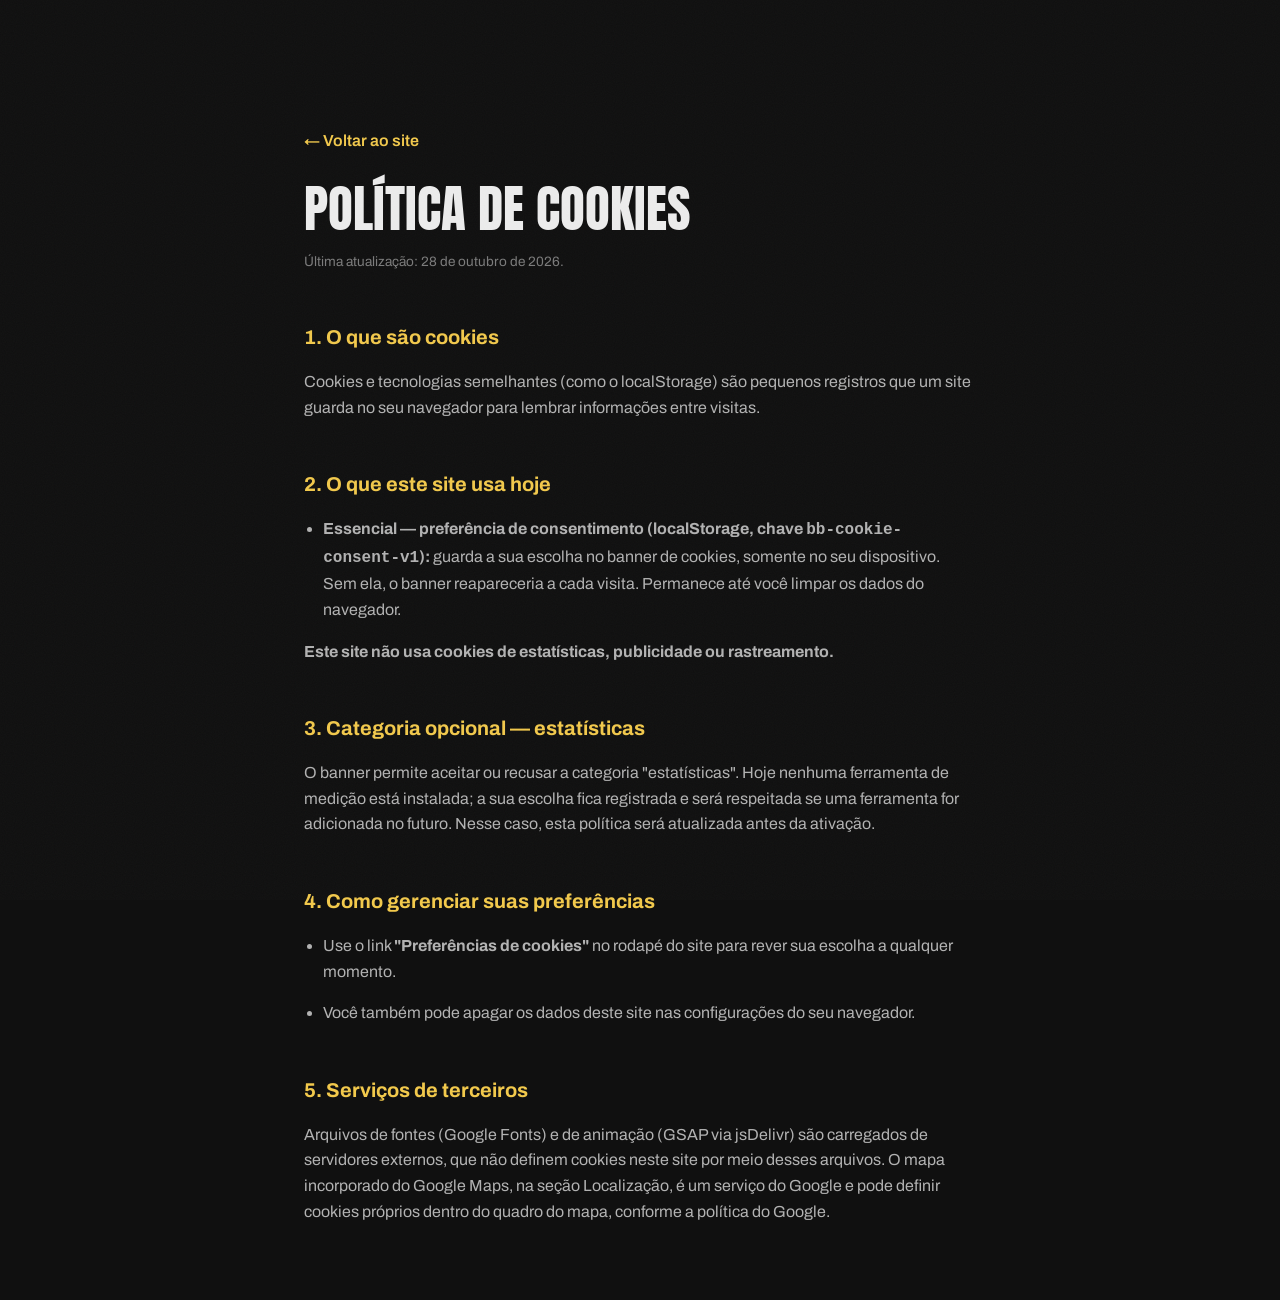
<file: pages/cookies.html>
<!DOCTYPE html>
<html lang="pt-BR">
<head>
  <meta charset="UTF-8">
  <meta name="viewport" content="width=device-width, initial-scale=1.0">
  <title>Política de Cookies — Brazilian Barbearia</title>
  <meta name="description" content="Política de Cookies do site da Brazilian Barbearia, Paulo Afonso — BA.">
  <meta name="robots" content="noindex, follow">
  <link rel="icon" type="image/svg+xml" href="../assets/icons/favicon.svg">
  <link rel="preconnect" href="https://fonts.googleapis.com">
  <link rel="preconnect" href="https://fonts.gstatic.com" crossorigin>
  <link href="https://fonts.googleapis.com/css2?family=Anton&family=Archivo:wght@400;600;700&display=swap" rel="stylesheet">
  <link rel="stylesheet" href="../css/styles.css">
</head>
<body class="legal-page">
  <main class="legal-main">
    <a class="legal-back" href="../index.html">← Voltar ao site</a>
    <h1>Política de Cookies</h1>
    <p class="legal-updated">Última atualização: 28 de outubro de 2026.</p>

    <h2>1. O que são cookies</h2>
    <p>Cookies e tecnologias semelhantes (como o localStorage) são pequenos registros que um site guarda no seu navegador para lembrar informações entre visitas.</p>

    <h2>2. O que este site usa hoje</h2>
    <ul>
      <li><strong>Essencial — preferência de consentimento (localStorage, chave <code>bb-cookie-consent-v1</code>):</strong> guarda a sua escolha no banner de cookies, somente no seu dispositivo. Sem ela, o banner reapareceria a cada visita. Permanece até você limpar os dados do navegador.</li>
    </ul>
    <p><strong>Este site não usa cookies de estatísticas, publicidade ou rastreamento.</strong></p>

    <h2>3. Categoria opcional — estatísticas</h2>
    <p>O banner permite aceitar ou recusar a categoria "estatísticas". Hoje nenhuma ferramenta de medição está instalada; a sua escolha fica registrada e será respeitada se uma ferramenta for adicionada no futuro. Nesse caso, esta política será atualizada antes da ativação.</p>

    <h2>4. Como gerenciar suas preferências</h2>
    <ul>
      <li>Use o link <strong>"Preferências de cookies"</strong> no rodapé do site para rever sua escolha a qualquer momento.</li>
      <li>Você também pode apagar os dados deste site nas configurações do seu navegador.</li>
    </ul>

    <h2>5. Serviços de terceiros</h2>
    <p>Arquivos de fontes (Google Fonts) e de animação (GSAP via jsDelivr) são carregados de servidores externos, que não definem cookies neste site por meio desses arquivos. O mapa incorporado do Google Maps, na seção Localização, é um serviço do Google e pode definir cookies próprios dentro do quadro do mapa, conforme a política do Google.</p>
  </main>
</body>
</html>
</file>
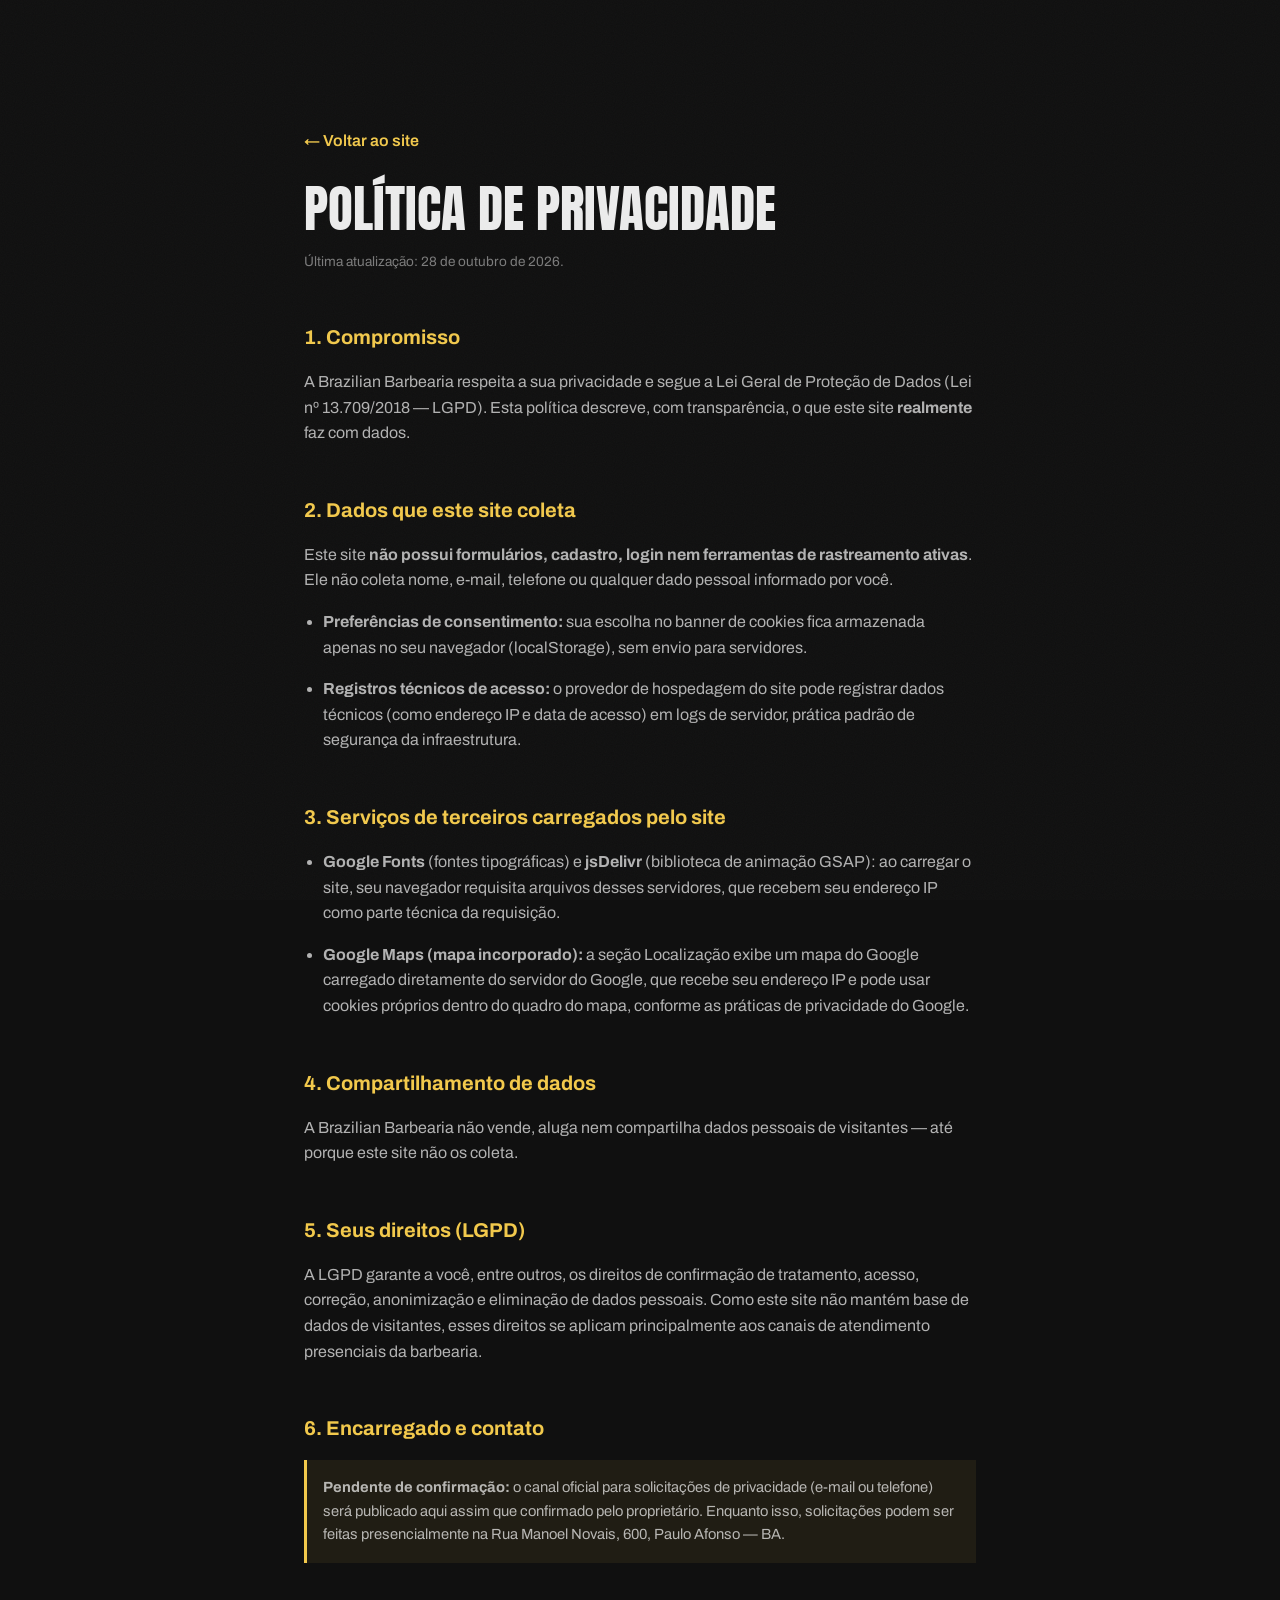
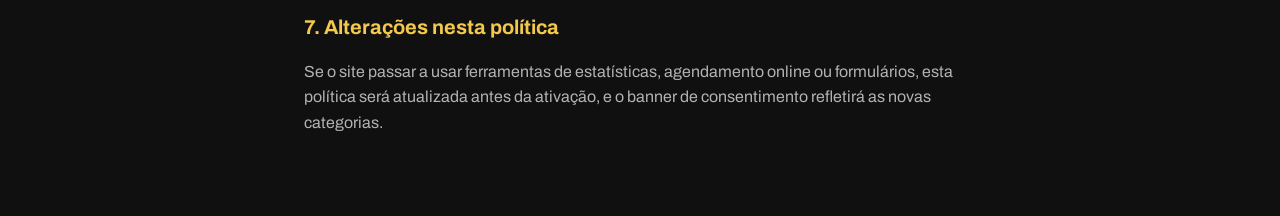
<file: pages/privacy.html>
<!DOCTYPE html>
<html lang="pt-BR">
<head>
  <meta charset="UTF-8">
  <meta name="viewport" content="width=device-width, initial-scale=1.0">
  <title>Política de Privacidade — Brazilian Barbearia</title>
  <meta name="description" content="Política de Privacidade do site da Brazilian Barbearia, Paulo Afonso — BA.">
  <meta name="robots" content="noindex, follow">
  <link rel="icon" type="image/svg+xml" href="../assets/icons/favicon.svg">
  <link rel="preconnect" href="https://fonts.googleapis.com">
  <link rel="preconnect" href="https://fonts.gstatic.com" crossorigin>
  <link href="https://fonts.googleapis.com/css2?family=Anton&family=Archivo:wght@400;600;700&display=swap" rel="stylesheet">
  <link rel="stylesheet" href="../css/styles.css">
</head>
<body class="legal-page">
  <main class="legal-main">
    <a class="legal-back" href="../index.html">← Voltar ao site</a>
    <h1>Política de Privacidade</h1>
    <p class="legal-updated">Última atualização: 28 de outubro de 2026.</p>

    <h2>1. Compromisso</h2>
    <p>A Brazilian Barbearia respeita a sua privacidade e segue a Lei Geral de Proteção de Dados (Lei nº 13.709/2018 — LGPD). Esta política descreve, com transparência, o que este site <strong>realmente</strong> faz com dados.</p>

    <h2>2. Dados que este site coleta</h2>
    <p>Este site <strong>não possui formulários, cadastro, login nem ferramentas de rastreamento ativas</strong>. Ele não coleta nome, e-mail, telefone ou qualquer dado pessoal informado por você.</p>
    <ul>
      <li><strong>Preferências de consentimento:</strong> sua escolha no banner de cookies fica armazenada apenas no seu navegador (localStorage), sem envio para servidores.</li>
      <li><strong>Registros técnicos de acesso:</strong> o provedor de hospedagem do site pode registrar dados técnicos (como endereço IP e data de acesso) em logs de servidor, prática padrão de segurança da infraestrutura.</li>
    </ul>

    <h2>3. Serviços de terceiros carregados pelo site</h2>
    <ul>
      <li><strong>Google Fonts</strong> (fontes tipográficas) e <strong>jsDelivr</strong> (biblioteca de animação GSAP): ao carregar o site, seu navegador requisita arquivos desses servidores, que recebem seu endereço IP como parte técnica da requisição.</li>
      <li><strong>Google Maps (mapa incorporado):</strong> a seção Localização exibe um mapa do Google carregado diretamente do servidor do Google, que recebe seu endereço IP e pode usar cookies próprios dentro do quadro do mapa, conforme as práticas de privacidade do Google.</li>
    </ul>

    <h2>4. Compartilhamento de dados</h2>
    <p>A Brazilian Barbearia não vende, aluga nem compartilha dados pessoais de visitantes — até porque este site não os coleta.</p>

    <h2>5. Seus direitos (LGPD)</h2>
    <p>A LGPD garante a você, entre outros, os direitos de confirmação de tratamento, acesso, correção, anonimização e eliminação de dados pessoais. Como este site não mantém base de dados de visitantes, esses direitos se aplicam principalmente aos canais de atendimento presenciais da barbearia.</p>

    <h2>6. Encarregado e contato</h2>
    <p class="legal-pending"><strong>Pendente de confirmação:</strong> o canal oficial para solicitações de privacidade (e-mail ou telefone) será publicado aqui assim que confirmado pelo proprietário. Enquanto isso, solicitações podem ser feitas presencialmente na Rua Manoel Novais, 600, Paulo Afonso — BA.</p>

    <h2>7. Alterações nesta política</h2>
    <p>Se o site passar a usar ferramentas de estatísticas, agendamento online ou formulários, esta política será atualizada antes da ativação, e o banner de consentimento refletirá as novas categorias.</p>
  </main>
</body>
</html>
</file>
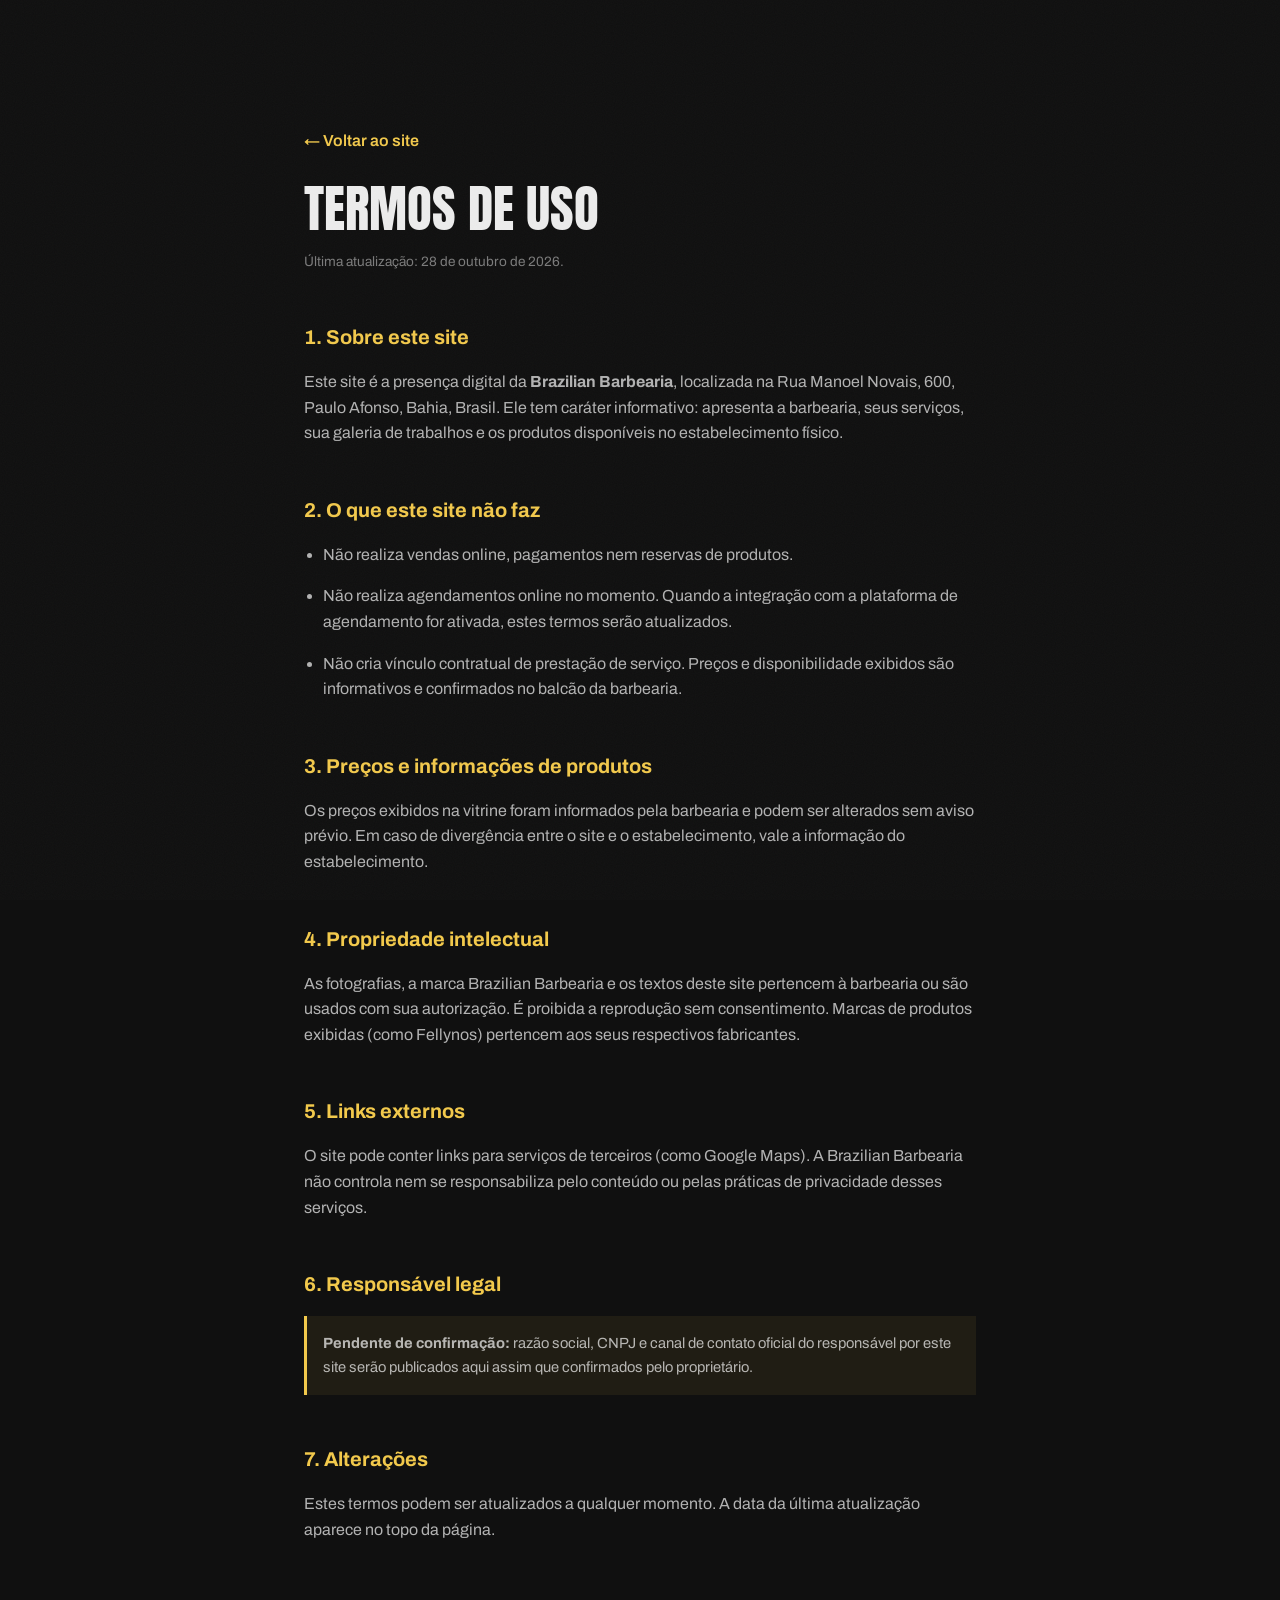
<file: pages/terms.html>
<!DOCTYPE html>
<html lang="pt-BR">
<head>
  <meta charset="UTF-8">
  <meta name="viewport" content="width=device-width, initial-scale=1.0">
  <title>Termos de Uso — Brazilian Barbearia</title>
  <meta name="description" content="Termos de Uso do site da Brazilian Barbearia, Paulo Afonso — BA.">
  <meta name="robots" content="noindex, follow">
  <link rel="icon" type="image/svg+xml" href="../assets/icons/favicon.svg">
  <link rel="preconnect" href="https://fonts.googleapis.com">
  <link rel="preconnect" href="https://fonts.gstatic.com" crossorigin>
  <link href="https://fonts.googleapis.com/css2?family=Anton&family=Archivo:wght@400;600;700&display=swap" rel="stylesheet">
  <link rel="stylesheet" href="../css/styles.css">
</head>
<body class="legal-page">
  <main class="legal-main">
    <a class="legal-back" href="../index.html">← Voltar ao site</a>
    <h1>Termos de Uso</h1>
    <p class="legal-updated">Última atualização: 28 de outubro de 2026.</p>

    <h2>1. Sobre este site</h2>
    <p>Este site é a presença digital da <strong>Brazilian Barbearia</strong>, localizada na Rua Manoel Novais, 600, Paulo Afonso, Bahia, Brasil. Ele tem caráter informativo: apresenta a barbearia, seus serviços, sua galeria de trabalhos e os produtos disponíveis no estabelecimento físico.</p>

    <h2>2. O que este site não faz</h2>
    <ul>
      <li>Não realiza vendas online, pagamentos nem reservas de produtos.</li>
      <li>Não realiza agendamentos online no momento. Quando a integração com a plataforma de agendamento for ativada, estes termos serão atualizados.</li>
      <li>Não cria vínculo contratual de prestação de serviço. Preços e disponibilidade exibidos são informativos e confirmados no balcão da barbearia.</li>
    </ul>

    <h2>3. Preços e informações de produtos</h2>
    <p>Os preços exibidos na vitrine foram informados pela barbearia e podem ser alterados sem aviso prévio. Em caso de divergência entre o site e o estabelecimento, vale a informação do estabelecimento.</p>

    <h2>4. Propriedade intelectual</h2>
    <p>As fotografias, a marca Brazilian Barbearia e os textos deste site pertencem à barbearia ou são usados com sua autorização. É proibida a reprodução sem consentimento. Marcas de produtos exibidas (como Fellynos) pertencem aos seus respectivos fabricantes.</p>

    <h2>5. Links externos</h2>
    <p>O site pode conter links para serviços de terceiros (como Google Maps). A Brazilian Barbearia não controla nem se responsabiliza pelo conteúdo ou pelas práticas de privacidade desses serviços.</p>

    <h2>6. Responsável legal</h2>
    <p class="legal-pending"><strong>Pendente de confirmação:</strong> razão social, CNPJ e canal de contato oficial do responsável por este site serão publicados aqui assim que confirmados pelo proprietário.</p>

    <h2>7. Alterações</h2>
    <p>Estes termos podem ser atualizados a qualquer momento. A data da última atualização aparece no topo da página.</p>
  </main>
</body>
</html>
</file>
<file: css/styles.css>
/* ==========================================================================
   BRAZILIAN BARBEARIA — folha de estilos principal
   Identidade: verde profundo + preto + branco, amarelo só em destaques.
   Tipografia: Anton (display) / Archivo (texto).
   ========================================================================== */

/* ---------- Design tokens ---------- */
:root {
  --green-deep: #123B2A;
  --green-dark: #0A2118;
  --black: #101010;
  --white: #FFFFFF;
  --yellow: #F2C94C;

  --ink: rgba(255, 255, 255, 0.92);
  --ink-soft: rgba(255, 255, 255, 0.68);
  --line: rgba(255, 255, 255, 0.14);

  --font-display: "Anton", "Arial Narrow", sans-serif;
  --font-body: "Archivo", "Segoe UI", sans-serif;

  --space-1: 0.5rem;
  --space-2: 1rem;
  --space-3: 1.75rem;
  --space-4: 3rem;
  --space-5: 5rem;

  --radius-panel: clamp(16px, 4vw, 40px);
  --radius-card: 14px;

  --container: 72rem;
}

/* ---------- Reset enxuto ---------- */
*, *::before, *::after { box-sizing: border-box; }

html {
  scroll-behavior: smooth;
  -webkit-text-size-adjust: 100%;
}

body {
  margin: 0;
  background: var(--black);
  color: var(--ink);
  font-family: var(--font-body);
  font-size: 1rem;
  line-height: 1.6;
  overflow-x: clip;
}

img, video { max-width: 100%; height: auto; display: block; }

h1, h2, h3, p, ul, figure { margin: 0; }

a { color: inherit; }

button { font: inherit; color: inherit; cursor: pointer; }

/* garante que [hidden] vença qualquer display definido por classe */
[hidden] { display: none !important; }

/* Grain sutil sobre todo o site — textura editorial, não decoração aleatória */
body::after {
  content: "";
  position: fixed;
  inset: 0;
  z-index: 60;
  pointer-events: none;
  opacity: 0.05;
  background-image: url("data:image/svg+xml,%3Csvg xmlns='http://www.w3.org/2000/svg' width='120' height='120'%3E%3Cfilter id='n'%3E%3CfeTurbulence type='fractalNoise' baseFrequency='0.9' numOctaves='2'/%3E%3C/filter%3E%3Crect width='120' height='120' filter='url(%23n)' opacity='0.6'/%3E%3C/svg%3E");
}

/* ---------- Acessibilidade ---------- */
.visually-hidden {
  position: absolute;
  width: 1px; height: 1px;
  margin: -1px; padding: 0;
  overflow: hidden;
  clip: rect(0 0 0 0);
  white-space: nowrap;
  border: 0;
}

.skip-link {
  position: fixed;
  top: -100%;
  left: 1rem;
  z-index: 100;
  padding: 0.75rem 1.25rem;
  background: var(--yellow);
  color: var(--black);
  font-weight: 700;
  text-decoration: none;
  border-radius: 0 0 8px 8px;
  transition: top 0.2s ease;
}
.skip-link:focus { top: 0; }

:focus-visible {
  outline: 3px solid var(--yellow);
  outline-offset: 3px;
  border-radius: 2px;
}

/* ---------- Botões ---------- */
.btn {
  display: inline-block;
  padding: 0.9rem 1.9rem;
  font-weight: 700;
  font-size: 0.95rem;
  letter-spacing: 0.04em;
  text-transform: uppercase;
  text-decoration: none;
  border-radius: 999px;
  border: 2px solid transparent;
  transition: transform 0.2s ease, background 0.2s ease, color 0.2s ease, border-color 0.2s ease;
}
.btn--solid {
  background: var(--yellow);
  color: var(--black);
}
.btn--solid:hover { transform: translateY(-2px); background: #ffd95e; }
.btn--ghost {
  background: transparent;
  color: var(--white);
  border-color: var(--line);
}
.btn--ghost:hover { border-color: var(--yellow); color: var(--yellow); }
.btn--sm { padding: 0.55rem 1.1rem; font-size: 0.8rem; }
.btn:active { transform: translateY(0); }

/* ---------- Cabeçalho ---------- */
.site-header {
  position: fixed;
  top: 0; left: 0; right: 0;
  z-index: 50;
  background: linear-gradient(rgba(16, 16, 16, 0.85), rgba(16, 16, 16, 0.55) 70%, transparent);
  backdrop-filter: blur(8px);
  -webkit-backdrop-filter: blur(8px);
}

.nav {
  max-width: var(--container);
  margin-inline: auto;
  padding: 0.9rem clamp(1rem, 4vw, 2rem);
  display: flex;
  align-items: center;
  justify-content: space-between;
  gap: var(--space-2);
}

.nav__brand {
  display: flex;
  flex-direction: column;
  line-height: 1;
  text-decoration: none;
}
.nav__brand-main {
  font-family: var(--font-display);
  font-size: 1.35rem;
  letter-spacing: 0.06em;
  text-transform: uppercase;
  color: var(--white);
}
.nav__brand-sub {
  font-size: 0.62rem;
  letter-spacing: 0.52em;
  text-transform: uppercase;
  color: var(--yellow);
  margin-top: 0.2rem;
}

.nav__menu {
  display: flex;
  align-items: center;
  gap: clamp(0.8rem, 2vw, 1.6rem);
  list-style: none;
  margin: 0;
  padding: 0;
}
.nav__menu a {
  text-decoration: none;
  font-size: 0.88rem;
  font-weight: 600;
  letter-spacing: 0.05em;
  text-transform: uppercase;
  color: var(--ink-soft);
  padding: 0.4rem 0.1rem;
  transition: color 0.2s ease;
}
.nav__menu a:hover { color: var(--yellow); }
.nav__menu .nav__cta {
  color: var(--black);
  background: var(--yellow);
  padding: 0.5rem 1.2rem;
  border-radius: 999px;
}
.nav__menu .nav__cta:hover { color: var(--black); background: #ffd95e; }

.nav__toggle {
  display: none;
  flex-direction: column;
  gap: 6px;
  background: none;
  border: 0;
  padding: 0.6rem;
}
.nav__toggle-bar {
  width: 26px; height: 2px;
  background: var(--white);
  transition: transform 0.25s ease, opacity 0.25s ease;
}

@media (max-width: 760px) {
  .nav__toggle { display: flex; }
  .nav__menu {
    position: absolute;
    top: 100%; left: 0; right: 0;
    flex-direction: column;
    align-items: stretch;
    gap: 0;
    background: var(--green-dark);
    border-top: 1px solid var(--line);
    padding: 0.5rem 0 1rem;
    transform: translateY(-8px);
    opacity: 0;
    visibility: hidden;
    transition: transform 0.25s ease, opacity 0.25s ease, visibility 0.25s;
  }
  .nav__menu a { display: block; padding: 0.9rem 1.5rem; }
  .nav__menu .nav__cta {
    margin: 0.6rem 1.5rem 0;
    text-align: center;
    width: fit-content; /* largura do texto, não a tela toda */
  }
  .nav--open .nav__menu {
    transform: translateY(0);
    opacity: 1;
    visibility: visible;
  }
  .nav--open .nav__toggle-bar:first-child { transform: translateY(4px) rotate(45deg); }
  .nav--open .nav__toggle-bar:last-child { transform: translateY(-4px) rotate(-45deg); }
}

/* ---------- Hero (fica fixo atrás dos painéis que sobem) ---------- */
.hero {
  position: sticky;
  top: 0;
  z-index: 0;
  min-height: 100svh;
  display: grid;
  align-content: end;
  padding: clamp(5rem, 12vh, 8rem) clamp(1.25rem, 5vw, 3rem) clamp(4rem, 10vh, 6rem);
  overflow: hidden;
}

.hero__media {
  position: absolute;
  inset: 0;
  z-index: -1;
}
.hero__media img {
  width: 100%; height: 100%;
  object-fit: cover;
  /* mantém a área do logotipo da arte visível em janelas intermediárias */
  object-position: 28% center;
}

/* No mobile servimos o recorte vertical (hero-mobile.jpg via <picture>),
   que já tem o letreiro centralizado na horizontal. Com object-position
   center, o cover corta as laterais igualmente e o logo fica centrado em
   QUALQUER largura de celular — sem precisar calibrar por aparelho. */
@media (max-width: 760px) {
  .hero__media img { object-position: center center; }
}
/* véu leve: só um vinhete sutil para o indicador de scroll — a arte fica nítida */
.hero__scrim {
  position: absolute;
  inset: 0;
  background: linear-gradient(to top, rgba(10, 20, 15, 0.45) 0%, transparent 28%);
}

.hero__inner {
  max-width: var(--container);
  width: 100%;
  margin-inline: auto;
}

.hero__eyebrow {
  display: flex;
  align-items: center;
  gap: 0.75rem;
  font-size: 0.8rem;
  font-weight: 600;
  letter-spacing: 0.35em;
  text-transform: uppercase;
  color: var(--yellow);
}
.hero__eyebrow .rule {
  width: 3rem; height: 1px;
  background: var(--yellow);
}

.hero__title {
  margin-top: var(--space-2);
  font-family: var(--font-display);
  font-weight: 400;
  font-size: clamp(3rem, 11vw, 7.5rem);
  line-height: 0.96;
  text-transform: uppercase;
  letter-spacing: 0.01em;
  color: var(--white);
}
.hero__line { display: block; }
.hero__line--accent { color: var(--yellow); }

.hero__sub {
  margin-top: var(--space-3);
  max-width: 34rem;
  font-size: clamp(1rem, 2.4vw, 1.2rem);
  color: var(--ink-soft);
}

.hero__actions {
  margin-top: var(--space-3);
  display: flex;
  flex-wrap: wrap;
  gap: var(--space-2);
}

.hero__address {
  margin-top: var(--space-3);
  font-size: 0.82rem;
  letter-spacing: 0.08em;
  text-transform: uppercase;
  color: rgba(255, 255, 255, 0.45);
}

.hero__scroll {
  position: absolute;
  left: 50%;
  transform: translateX(-50%);
  bottom: 2.2rem;
  display: flex;
  flex-direction: column;
  align-items: center;
  gap: 0.5rem;
  color: rgba(255, 255, 255, 0.75);
}
.hero__scroll-label {
  font-size: 0.65rem;
  letter-spacing: 0.4em;
  text-transform: uppercase;
  writing-mode: vertical-rl;
}
.hero__scroll-line {
  width: 1px; height: 56px;
  background: linear-gradient(var(--yellow), transparent);
  animation: scrollPulse 2s ease-in-out infinite;
  transform-origin: top;
}
@keyframes scrollPulse {
  0%   { transform: scaleY(0); opacity: 0; }
  40%  { transform: scaleY(1); opacity: 1; }
  100% { transform: scaleY(1); opacity: 0; }
}

/* ---------- Painéis empilhados: cada seção fixa e a próxima sobe por cima ----------
   A classe .panel--stack é aplicada por js/main.js (sem JS a página flui normal).
   Seções mais altas que a tela recebem top negativo via JS, para que todo o
   conteúdo role antes de a seção fixar. */
.panel {
  position: relative;
  z-index: 1;
  border-radius: var(--radius-panel) var(--radius-panel) 0 0;
  box-shadow: 0 -30px 60px rgba(0, 0, 0, 0.55);
  margin-top: calc(-1 * var(--radius-panel));
}
.panel--stack {
  position: sticky;
  top: 0;
  min-height: 100svh;
  display: flex;
  flex-direction: column;
  justify-content: center;
}
.panel--stack .section__inner { width: 100%; }
.panel--green { background: linear-gradient(170deg, var(--green-deep), var(--green-dark) 70%); }
.panel--black { background: linear-gradient(180deg, #161616, var(--black) 40%); }

.section {
  padding: clamp(4rem, 10vw, 7.5rem) clamp(1.25rem, 5vw, 3rem);
}

.section__inner {
  max-width: var(--container);
  margin-inline: auto;
}
.section__inner--narrow { max-width: 46rem; text-align: center; }
.section__inner--narrow .section__eyebrow { justify-content: center; }

.section__inner--split {
  display: grid;
  gap: clamp(2rem, 6vw, 5rem);
  align-items: center;
}
@media (min-width: 900px) {
  .section__inner--split { grid-template-columns: 1.1fr 0.9fr; }
  /* zigue-zague: em seções "right" o texto vai para a coluna da direita */
  .section--right .section__inner--split { grid-template-columns: 0.9fr 1.1fr; }
  .section--right .section__inner--split .section__copy { order: 2; }
}

.section__eyebrow {
  display: flex;
  align-items: baseline;
  gap: 0.9rem;
  font-size: 0.78rem;
  font-weight: 600;
  letter-spacing: 0.35em;
  text-transform: uppercase;
  color: var(--yellow);
}
.section__num {
  font-family: var(--font-display);
  font-size: 2.6rem;
  line-height: 1;
  color: transparent;
  -webkit-text-stroke: 1px rgba(242, 201, 76, 0.5);
}

.section__title {
  margin-top: var(--space-2);
  font-family: var(--font-display);
  font-weight: 400;
  font-size: clamp(2.1rem, 6vw, 4rem);
  line-height: 1.02;
  text-transform: uppercase;
  color: var(--white);
}
.section__title em {
  font-style: normal;
  color: var(--yellow);
}

.section__text {
  margin-top: var(--space-3);
  max-width: 38rem;
  color: var(--ink-soft);
  font-size: 1.05rem;
}

/* alternância: seções com texto alinhado à direita */
.section--right .section__eyebrow { justify-content: flex-end; }
.section--right .section__title,
.section--right .section__text,
.section--right .location,
.section--right .location__extra,
.section--right .products__note { text-align: right; }
.section--right .section__text { margin-left: auto; }

.section__figure img {
  border-radius: var(--radius-card);
  box-shadow: 0 24px 50px rgba(0, 0, 0, 0.45);
}
.section__figure figcaption {
  margin-top: 0.8rem;
  font-size: 0.82rem;
  color: rgba(255, 255, 255, 0.45);
}

/* variação quadrada e menor */
.section__figure--square {
  max-width: min(400px, 100%);
  margin-inline: auto;
}
.section__figure--square img {
  aspect-ratio: 1 / 1;
  object-fit: cover;
}

/* mapa incorporado na Localização */
.section__map iframe {
  display: block;
  width: 100%;
  aspect-ratio: 4 / 3;
  height: auto;
  border: 1px solid var(--line);
  border-radius: var(--radius-card);
  box-shadow: 0 24px 50px rgba(0, 0, 0, 0.45);
  filter: saturate(0.9) contrast(1.02);
}

/* ---------- Sobre ---------- */
/* Retrato do Carlos: menor, em arco (cantos superiores a 50%) */
.about-figure {
  position: relative;
  max-width: min(360px, 85%);
  margin-inline: auto;
}
/* caixinha do retrato: arco com fundo escuro e padrão de ferramentas
   (tesouras e máquinas em traço dourado sutil, SVG embutido) */
.about-figure__frame {
  position: relative;
  aspect-ratio: 3 / 4;
  border-radius: 50% 50% var(--radius-card) var(--radius-card);
  overflow: hidden;
  background:
    url("data:image/svg+xml,%3Csvg xmlns='http://www.w3.org/2000/svg' width='140' height='140' viewBox='0 0 140 140'%3E%3Cg fill='none' stroke='%23f2c94c' stroke-opacity='.13' stroke-width='2' stroke-linecap='round'%3E%3Ccircle cx='28' cy='34' r='7'/%3E%3Ccircle cx='28' cy='58' r='7'/%3E%3Cpath d='M34 39l38 26M34 53l38-26'/%3E%3Crect x='88' y='78' width='26' height='40' rx='7'/%3E%3Cpath d='M88 90h26M93 78v-7M100 78v-9M107 78v-7'/%3E%3C/g%3E%3C/svg%3E") center / 130px auto,
    linear-gradient(180deg, rgba(16, 16, 16, 0.2), rgba(16, 16, 16, 0.58));
  box-shadow: 0 24px 50px rgba(0, 0, 0, 0.45);
}
.about-figure__frame img {
  width: 100%;
  height: 100%;
  object-fit: cover;
  /* o enquadramento agora é da caixinha */
  border-radius: 0;
  box-shadow: none;
}
/* sombra suave na base: esconde o corte reto do PNG recortado */
.about-figure__frame::after {
  content: "";
  position: absolute;
  inset: auto 0 0 0;
  height: 30%;
  background: linear-gradient(to top, rgba(10, 16, 13, 0.92), rgba(10, 16, 13, 0.4) 50%, transparent);
  pointer-events: none;
}
.about-figure figcaption { text-align: center; }

.about-marks {
  margin-top: var(--space-3);
  padding: 0;
  list-style: none;
  display: grid;
  gap: 0.7rem;
}
.about-marks li {
  display: flex;
  align-items: center;
  gap: 0.8rem;
  font-weight: 600;
}
.about-marks li::before {
  content: "";
  width: 1.4rem; height: 1px;
  background: var(--yellow);
  flex: none;
}

/* ---------- Serviços: cardápio de preços ---------- */
/* arte da tabela: ocupa a mesma caixa do cardápio antigo (42rem centralizado) */
.menu-art {
  display: block;
  margin: var(--space-4) auto 0;
  width: 100%;
  max-width: 42rem;
  height: auto;
  border-radius: var(--radius-card);
  outline: 1px solid rgba(242, 201, 76, 0.18);
  outline-offset: 6px;
}

/* ---------- Galeria: carrossel de antes/depois (fotos redondas) ---------- */
.carousel {
  margin-top: var(--space-4);
  display: flex;
  align-items: center;
  gap: var(--space-2);
}

.carousel__track {
  flex: 1;
  display: flex;
  gap: clamp(1rem, 3vw, 2rem);
  margin: 0;
  padding: 0.5rem 0.25rem;
  list-style: none;
  overflow-x: auto;
  scroll-snap-type: x mandatory;
  scroll-behavior: smooth;
  /* arraste livre com o dedo, sem barra de rolagem visível */
  scrollbar-width: none;
  /* disfarce do corte: as fotos somem num fade nas laterais */
  -webkit-mask-image: linear-gradient(to right, transparent 0, #000 2.5rem, #000 calc(100% - 2.5rem), transparent 100%);
  mask-image: linear-gradient(to right, transparent 0, #000 2.5rem, #000 calc(100% - 2.5rem), transparent 100%);
}
.carousel__track::-webkit-scrollbar { display: none; }

.carousel__item {
  flex: none;
  width: clamp(170px, 24vw, 230px);
  scroll-snap-align: center;
}

.carousel__btn {
  flex: none;
  width: 2.8rem;
  height: 2.8rem;
  display: grid;
  place-items: center;
  font-size: 1.6rem;
  line-height: 1;
  color: var(--yellow);
  background: rgba(255, 255, 255, 0.05);
  border: 1px solid var(--line);
  border-radius: 50%;
  transition: border-color 0.2s ease, background 0.2s ease;
}
.carousel__btn:hover { border-color: var(--yellow); background: rgba(242, 201, 76, 0.12); }
@media (max-width: 560px) {
  .carousel__btn { display: none; } /* no toque, o arraste do carrossel basta */
}

.gallery__item { position: relative; }

.gallery__zoom {
  position: relative;
  display: block;
  width: 100%;
  padding: 0;
  border: 0;
  background: none;
  border-radius: var(--radius-card);
  overflow: hidden;
}
.gallery__zoom img {
  width: 100%;
  aspect-ratio: 4 / 5;
  object-fit: cover;
  transition: transform 0.5s ease;
}
.gallery__zoom:hover img { transform: scale(1.04); }

/* fotos redondas do carrossel */
.gallery__zoom--round,
.gallery__zoom--round img {
  border-radius: 50%;
}
.gallery__zoom--round img { aspect-ratio: 1 / 1; }
.gallery__zoom--round .gallery__tag {
  top: auto;
  bottom: 0.4rem;
  left: 50%;
  transform: translateX(-50%);
}

/* imagens e vídeos quadrados, menores */
.gallery-squares {
  margin-top: var(--space-4);
  display: flex;
  flex-wrap: wrap;
  gap: var(--space-3);
  justify-content: center;
}
.gallery-squares .gallery__item {
  width: min(320px, 100%);
}
.gallery__zoom--square img,
.gallery__item--video video {
  aspect-ratio: 1 / 1;
  object-fit: cover;
  border-radius: var(--radius-card);
}

.gallery__tag {
  position: absolute;
  top: 0.9rem; left: 0.9rem;
  padding: 0.3rem 0.85rem;
  font-size: 0.72rem;
  font-weight: 700;
  letter-spacing: 0.18em;
  text-transform: uppercase;
  background: rgba(16, 16, 16, 0.8);
  color: var(--white);
  border-radius: 999px;
}
.gallery__tag--accent { background: var(--yellow); color: var(--black); }

.gallery__item--video video {
  width: 100%;
  background: var(--black);
}
.gallery__item--video figcaption,
.gallery__item figcaption {
  margin-top: 0.6rem;
  font-size: 0.82rem;
  color: rgba(255, 255, 255, 0.45);
}

/* ---------- Lightbox ---------- */
.lightbox {
  border: 0;
  padding: 0;
  background: transparent;
  max-width: min(92vw, 60rem);
  /* svh = altura realmente visível no iOS (com a barra do Safari aberta);
     com vh o dialog ficava maior que a tela e o botão Fechar era cortado */
  max-height: 92vh;
  max-height: 88svh;
}
.lightbox::backdrop { background: rgba(10, 20, 15, 0.92); }
.lightbox img {
  max-width: 100%;
  max-height: 82vh;
  max-height: 76svh;
  width: auto;
  margin-inline: auto;
  border-radius: var(--radius-card);
}
.lightbox__close {
  display: block;
  margin: 0 0 0.8rem auto;
  padding: 0.5rem 1.1rem;
  background: var(--yellow);
  color: var(--black);
  font-weight: 700;
  border: 0;
  border-radius: 999px;
}

/* ---------- Produtos: caixinhas quadradas, 3 em cima e 2 embaixo ---------- */
.products {
  margin-top: var(--space-4);
  display: flex;
  flex-wrap: wrap;
  justify-content: center;
  gap: var(--space-2);
  /* largura limitada a ~3 cards: a 4ª caixa quebra de linha → 3 + 2 */
  max-width: 44rem;
  margin-inline: auto;
}

/* estilo marketplace: a caixinha envolve só a imagem; nome e preço ficam fora */
.product-card {
  width: clamp(140px, 26vw, 200px);
  display: flex;
  flex-direction: column;
}

.product-card__media {
  aspect-ratio: 1 / 1;
  overflow: hidden;
  border: 1px solid var(--line);
  border-radius: var(--radius-card);
  background: linear-gradient(180deg, rgba(18, 59, 42, 0.35), rgba(16, 16, 16, 0.6));
  transition: transform 0.3s ease, border-color 0.3s ease, box-shadow 0.3s ease;
}
.product-card:hover .product-card__media {
  transform: translateY(-6px);
  border-color: rgba(242, 201, 76, 0.55);
  box-shadow: 0 18px 40px rgba(0, 0, 0, 0.5);
}
.product-card__media img {
  width: 100%; height: 100%;
  object-fit: cover;
  transition: transform 0.5s ease;
}
.product-card:hover .product-card__media img { transform: scale(1.05); }

.product-card__body {
  padding: 0.6rem 0.15rem 0;
  display: flex;
  flex-direction: column;
  gap: 0.25rem;
}
.product-card__name {
  font-size: 0.8rem;
  font-weight: 600;
  line-height: 1.35;
  color: var(--ink-soft);
}
.product-card__desc { display: none; } /* compacto: só nome e preço */
.product-card__prices {
  display: flex;
  flex-wrap: wrap;
  align-items: baseline;
  gap: 0.2rem 0.9rem;
}
.product-card__price {
  display: flex;
  flex-direction: row;
  align-items: baseline;
  gap: 0.3rem;
  line-height: 1.2;
}
.product-card__price-label {
  font-size: 0.78rem;
  font-weight: 700;
  color: var(--white);
}
.product-card__price-value {
  font-weight: 700;
  font-size: 1rem;
  color: var(--yellow);
}

.products__note {
  margin-top: var(--space-3);
  font-size: 0.85rem;
  color: rgba(255, 255, 255, 0.5);
}

/* ---------- Diferenciais: carrossel contínuo de quadradinhos ---------- */
.marquee {
  margin-top: var(--space-4);
  overflow: hidden;
  display: flex;
}
/* Diferenciais: o título fica rente ao topo do painel (padding menor que o
   das demais seções); o carrossel centraliza no espaço restante — assim há
   respiro claro entre o título e os cards */
#diferenciais.panel--stack {
  justify-content: flex-start;
  padding-top: clamp(2rem, 5vh, 3.25rem);
}
#diferenciais.panel--stack .marquee { margin-block: auto; }

.marquee__group {
  flex: none;
  display: flex;
  gap: 1rem;
  padding: 0 0.5rem 0 0.5rem;
  margin: 0;
  list-style: none;
  min-width: max-content;
}

/* animação ligada por js/main.js após duplicar o grupo (loop perfeito) */
.marquee--on .marquee__group {
  animation: marqueeScroll 28s linear infinite;
}
.marquee--on:hover .marquee__group { animation-play-state: paused; }

@keyframes marqueeScroll {
  to { transform: translateX(calc(-100% - 0rem)); }
}

.feature {
  width: clamp(170px, 22vw, 210px);
  /* altura acompanha o conteúdo — sem vazio em cima/embaixo */
  flex: none;
  padding: 1.1rem 1.4rem;
  display: flex;
  flex-direction: column;
  justify-content: center;
  align-items: center;
  text-align: center;
  border: 1px solid var(--line);
  /* formato folha: só o canto superior direito e o inferior esquerdo curvos */
  border-radius: 0 40% 0 40%;
  background: rgba(255, 255, 255, 0.03);
  transition: border-color 0.25s ease;
  overflow: hidden;
}
.feature:hover { border-color: rgba(242, 201, 76, 0.5); }
.feature__num {
  font-family: var(--font-display);
  font-size: 1.5rem;
  color: transparent;
  -webkit-text-stroke: 1px var(--yellow);
}
/* ícones SVG no lugar de caracteres (✂ etc. não renderizam no iOS com
   text-stroke); o traço herda o dourado via currentColor */
.feature__icon {
  width: 1.9rem;
  height: 1.9rem;
  flex: none;
  color: var(--yellow);
}
.feature h3 {
  margin-top: 0.6rem;
  font-size: 0.88rem;
  font-weight: 700;
  text-transform: uppercase;
  letter-spacing: 0.04em;
}
.feature p { margin-top: 0.35rem; color: var(--ink-soft); font-size: 0.78rem; line-height: 1.45; }

@media (prefers-reduced-motion: reduce) {
  .marquee--on .marquee__group { animation: none; }
  .marquee { overflow-x: auto; } /* ainda dá para ver todos os cards rolando manualmente */
}

/* ---------- Localização ---------- */
.location { font-style: normal; margin-top: var(--space-3); }
.location__street {
  font-family: var(--font-display);
  font-size: clamp(1.4rem, 3vw, 2rem);
  text-transform: uppercase;
}
.location__city { color: var(--ink-soft); margin-top: 0.3rem; margin-bottom: var(--space-3); }
.location__extra { margin-top: var(--space-3); color: var(--ink-soft); }
.location__extra h3 {
  font-size: 0.8rem;
  letter-spacing: 0.2em;
  text-transform: uppercase;
  color: var(--yellow);
  margin-bottom: 0.4rem;
}

/* ---------- Rodapé (painel final: sobe por cima da Localização) ---------- */
.footer {
  position: relative;
  z-index: 2;
  background: linear-gradient(170deg, var(--green-deep), var(--green-dark) 70%);
  border-top: 1px solid rgba(242, 201, 76, 0.25);
  border-radius: var(--radius-panel) var(--radius-panel) 0 0;
  box-shadow: 0 -30px 60px rgba(0, 0, 0, 0.55);
  margin-top: calc(-1 * var(--radius-panel));
  padding: var(--space-5) clamp(1.25rem, 5vw, 3rem) var(--space-3);
}

.footer__inner {
  max-width: var(--container);
  margin-inline: auto;
  display: grid;
  gap: var(--space-4);
  grid-template-columns: 1fr;
}
@media (min-width: 760px) {
  .footer__inner { grid-template-columns: 2fr 1fr 1fr; }
}

/* logotipo no rodapé: blend "screen" apaga o fundo escuro do JPEG,
   deixando a marca nítida sobre o verde do rodapé */
.footer__logo-img {
  width: 120px;
  aspect-ratio: 1 / 1;
  object-fit: cover;
  border-radius: 50%;
  border: 1px solid rgba(242, 201, 76, 0.4);
  mix-blend-mode: screen;
  filter: contrast(1.06) saturate(1.05);
}

.footer__address {
  font-style: normal;
  margin-top: var(--space-2);
  color: var(--ink-soft);
  font-size: 0.95rem;
}

.footer__social {
  margin: var(--space-3) 0 0;
  padding: 0;
  list-style: none;
  display: flex;
  gap: var(--space-2);
}
.footer__social a { display: block; }
.footer__social img {
  width: 44px;
  height: 44px;
  display: block;
  transition: transform 0.2s ease;
}
.footer__social a:hover img { transform: translateY(-3px) scale(1.08); }

.footer__heading {
  font-size: 0.78rem;
  font-weight: 700;
  letter-spacing: 0.3em;
  text-transform: uppercase;
  color: var(--yellow);
  margin: 0 0 var(--space-2);
}
.footer__nav ul {
  margin: 0; padding: 0;
  list-style: none;
  display: grid;
  gap: 0.55rem;
}
.footer__nav a {
  text-decoration: none;
  color: var(--ink-soft);
  font-size: 0.95rem;
}
.footer__nav a:hover { color: var(--white); }

.footer__cookies-btn {
  background: none;
  border: 0;
  padding: 0;
  color: var(--ink-soft);
  font-size: 0.95rem;
  text-align: left;
}
.footer__cookies-btn:hover { color: var(--white); text-decoration: underline; }

.footer__copy {
  max-width: var(--container);
  margin: var(--space-4) auto 0;
  padding-top: var(--space-3);
  border-top: 1px solid var(--line);
  font-size: 0.82rem;
  color: rgba(255, 255, 255, 0.72);
  display: flex;
  flex-wrap: wrap;
  justify-content: space-between;
  gap: 0.5rem 1.5rem;
}
.footer__dev a {
  color: var(--yellow);
  font-weight: 600;
  text-decoration: none;
}
.footer__dev a:hover { text-decoration: underline; }

@media (max-width: 760px) {
  .footer__copy {
    justify-content: center;
    text-align: center;
  }
  .footer__dev { width: 100%; text-align: center; }
}

/* ---------- Banner de cookies ---------- */
/* O banner fica sempre renderizado, mas fora da tela: exibir via
   transform/opacity (e não display/hidden) evita layout shift (CLS). */
.cookie-banner {
  position: fixed;
  z-index: 70;
  left: 50%;
  bottom: 1rem;
  transform: translate(-50%, calc(100% + 2rem));
  opacity: 0;
  visibility: hidden;
  transition: transform 0.4s ease, opacity 0.4s ease, visibility 0.4s;
  width: min(94vw, 38rem);
  padding: var(--space-3);
  background: #15281f;
  border: 1px solid rgba(242, 201, 76, 0.35);
  border-radius: var(--radius-card);
  box-shadow: 0 20px 50px rgba(0, 0, 0, 0.6);
}
.cookie-banner--visible {
  transform: translate(-50%, 0);
  opacity: 1;
  visibility: visible;
}
.cookie-banner__text { font-size: 0.92rem; color: var(--ink-soft); }
.cookie-banner__text a { color: var(--yellow); }
.cookie-banner__actions {
  margin-top: var(--space-2);
  display: flex;
  flex-wrap: wrap;
  gap: 0.6rem;
}
.cookie-prefs {
  margin-top: var(--space-2);
  padding-top: var(--space-2);
  border-top: 1px solid var(--line);
  display: grid;
  gap: 0.8rem;
}
.cookie-prefs__row {
  display: flex;
  gap: 0.7rem;
  align-items: flex-start;
  font-size: 0.88rem;
  color: var(--ink-soft);
}
.cookie-prefs__row input { margin-top: 0.25rem; accent-color: var(--yellow); }

/* ---------- Páginas legais ---------- */
.legal-page {
  background: var(--black);
}
.legal-main {
  max-width: 46rem;
  margin-inline: auto;
  padding: 8rem clamp(1.25rem, 5vw, 2rem) 5rem;
}
.legal-main h1 {
  font-family: var(--font-display);
  font-weight: 400;
  font-size: clamp(2rem, 6vw, 3.2rem);
  text-transform: uppercase;
  line-height: 1.05;
}
.legal-main h2 {
  margin-top: var(--space-4);
  font-size: 1.25rem;
  color: var(--yellow);
}
.legal-main p, .legal-main li { color: var(--ink-soft); margin-top: var(--space-2); }
.legal-main ul { padding-left: 1.2rem; }
.legal-main .legal-updated {
  margin-top: var(--space-2);
  font-size: 0.85rem;
  color: rgba(255, 255, 255, 0.45);
}
.legal-main .legal-pending {
  margin-top: var(--space-2);
  padding: var(--space-2);
  border-left: 3px solid var(--yellow);
  background: rgba(242, 201, 76, 0.07);
  font-size: 0.92rem;
}
.legal-back {
  display: inline-block;
  margin-bottom: var(--space-3);
  color: var(--yellow);
  font-weight: 600;
  text-decoration: none;
}
.legal-back:hover { text-decoration: underline; }

/* ---------- Movimento reduzido ---------- */
@media (prefers-reduced-motion: reduce) {
  html { scroll-behavior: auto; }
  *, *::before, *::after {
    animation-duration: 0.01ms !important;
    animation-iteration-count: 1 !important;
    transition-duration: 0.01ms !important;
  }
  .hero__scroll-line { animation: none; }
}
</file>
